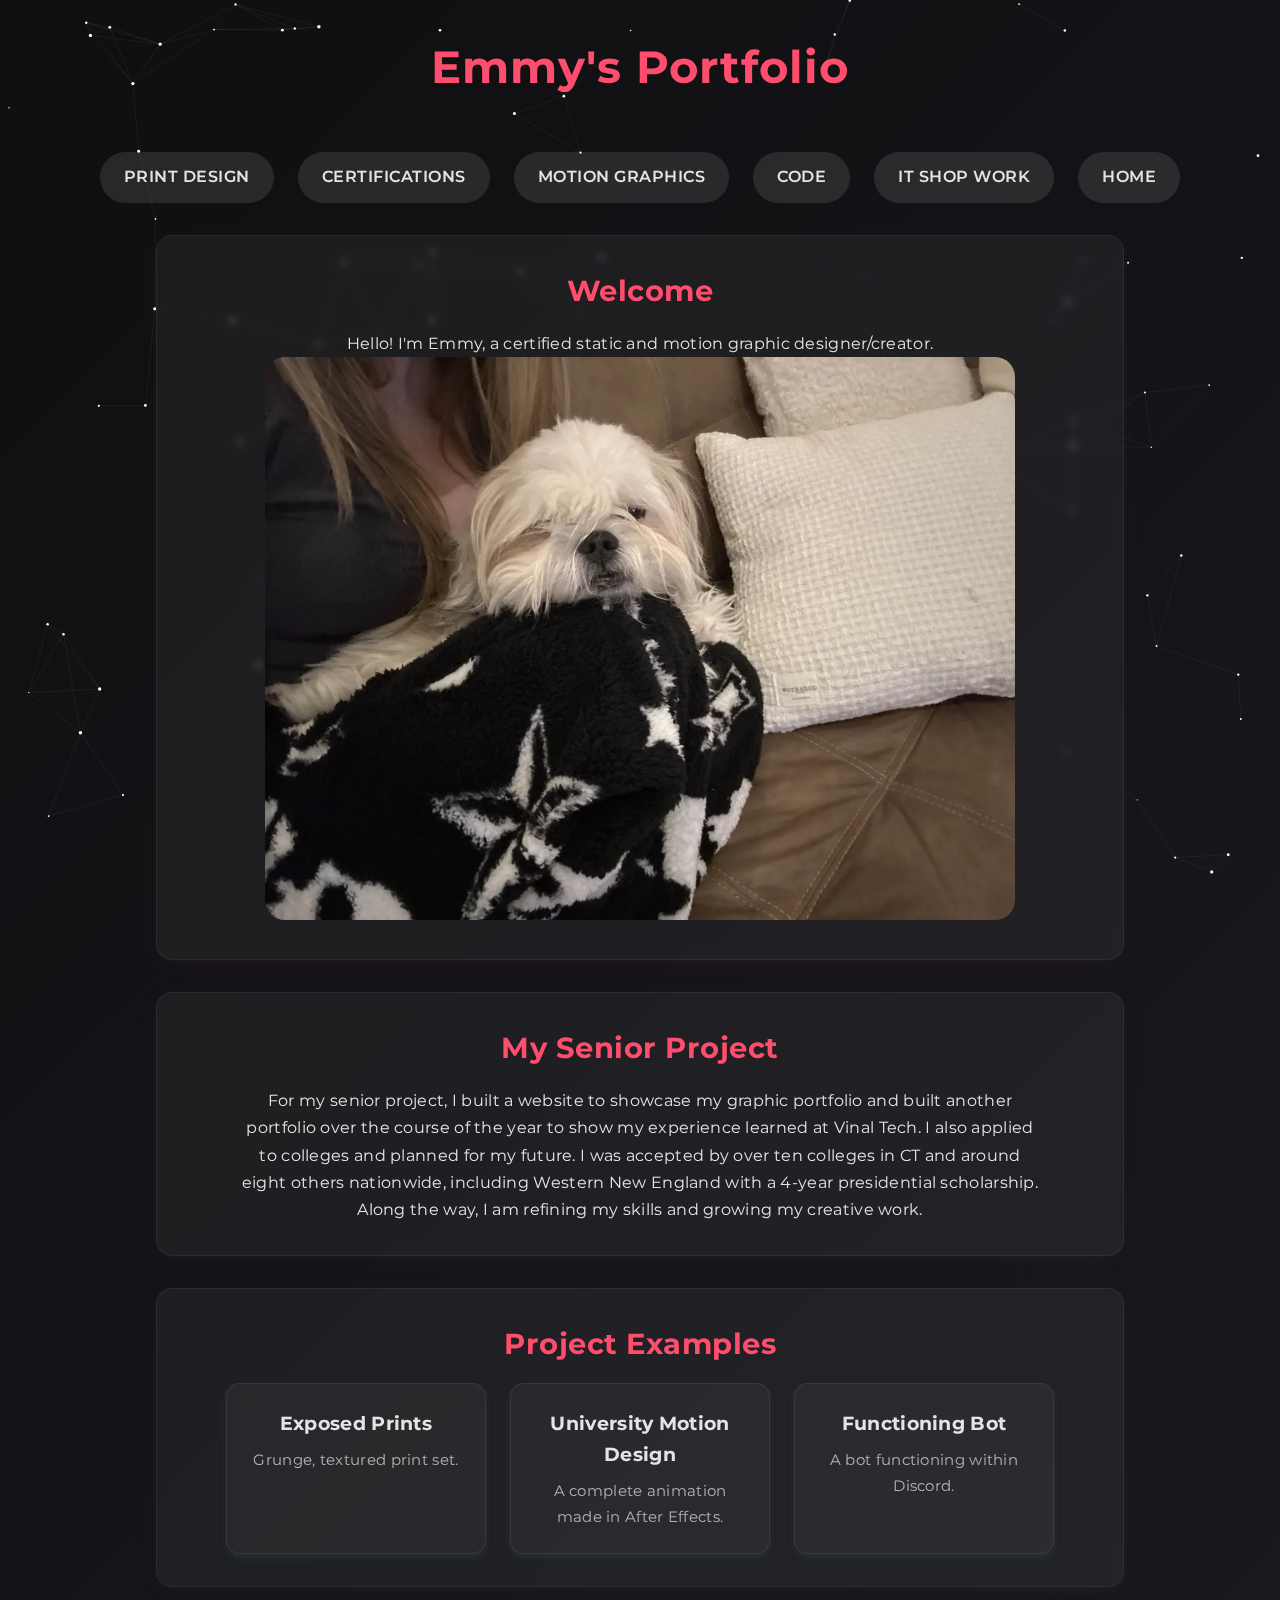
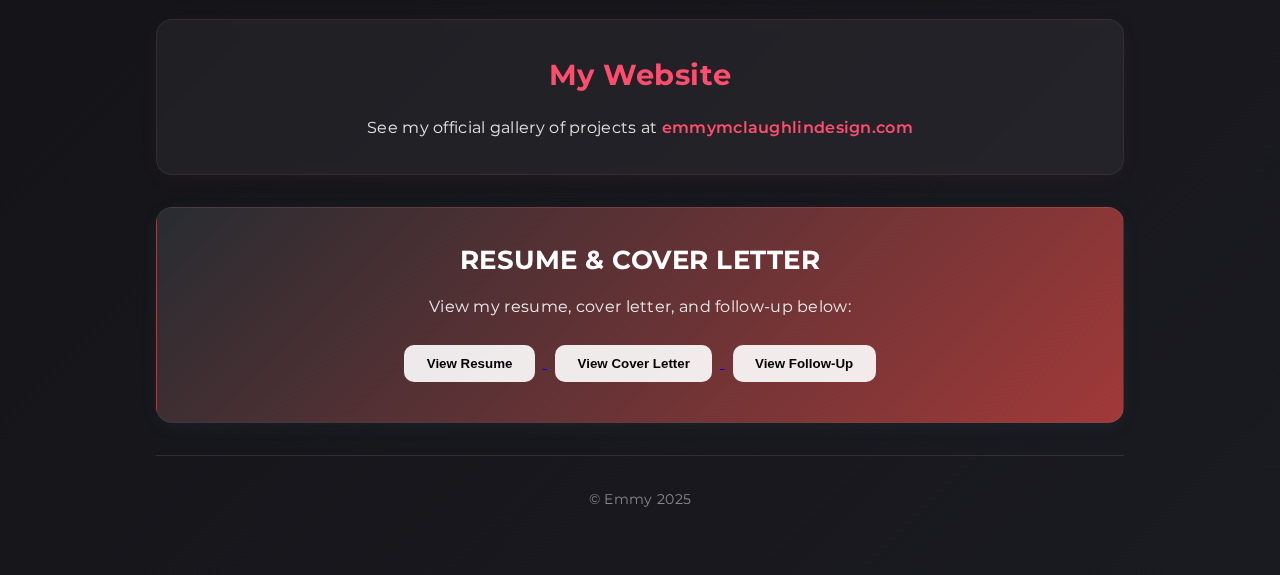
<file: index.html>
<!DOCTYPE html>
<html>
<head>
    <meta charset="UTF-8">
    <title>Redirecting...</title>
    <script>
        window.location.href = "portfolio.html"; // Replace with your target URL
    </script>
</head>
<body>
</body>
</html>
</file>
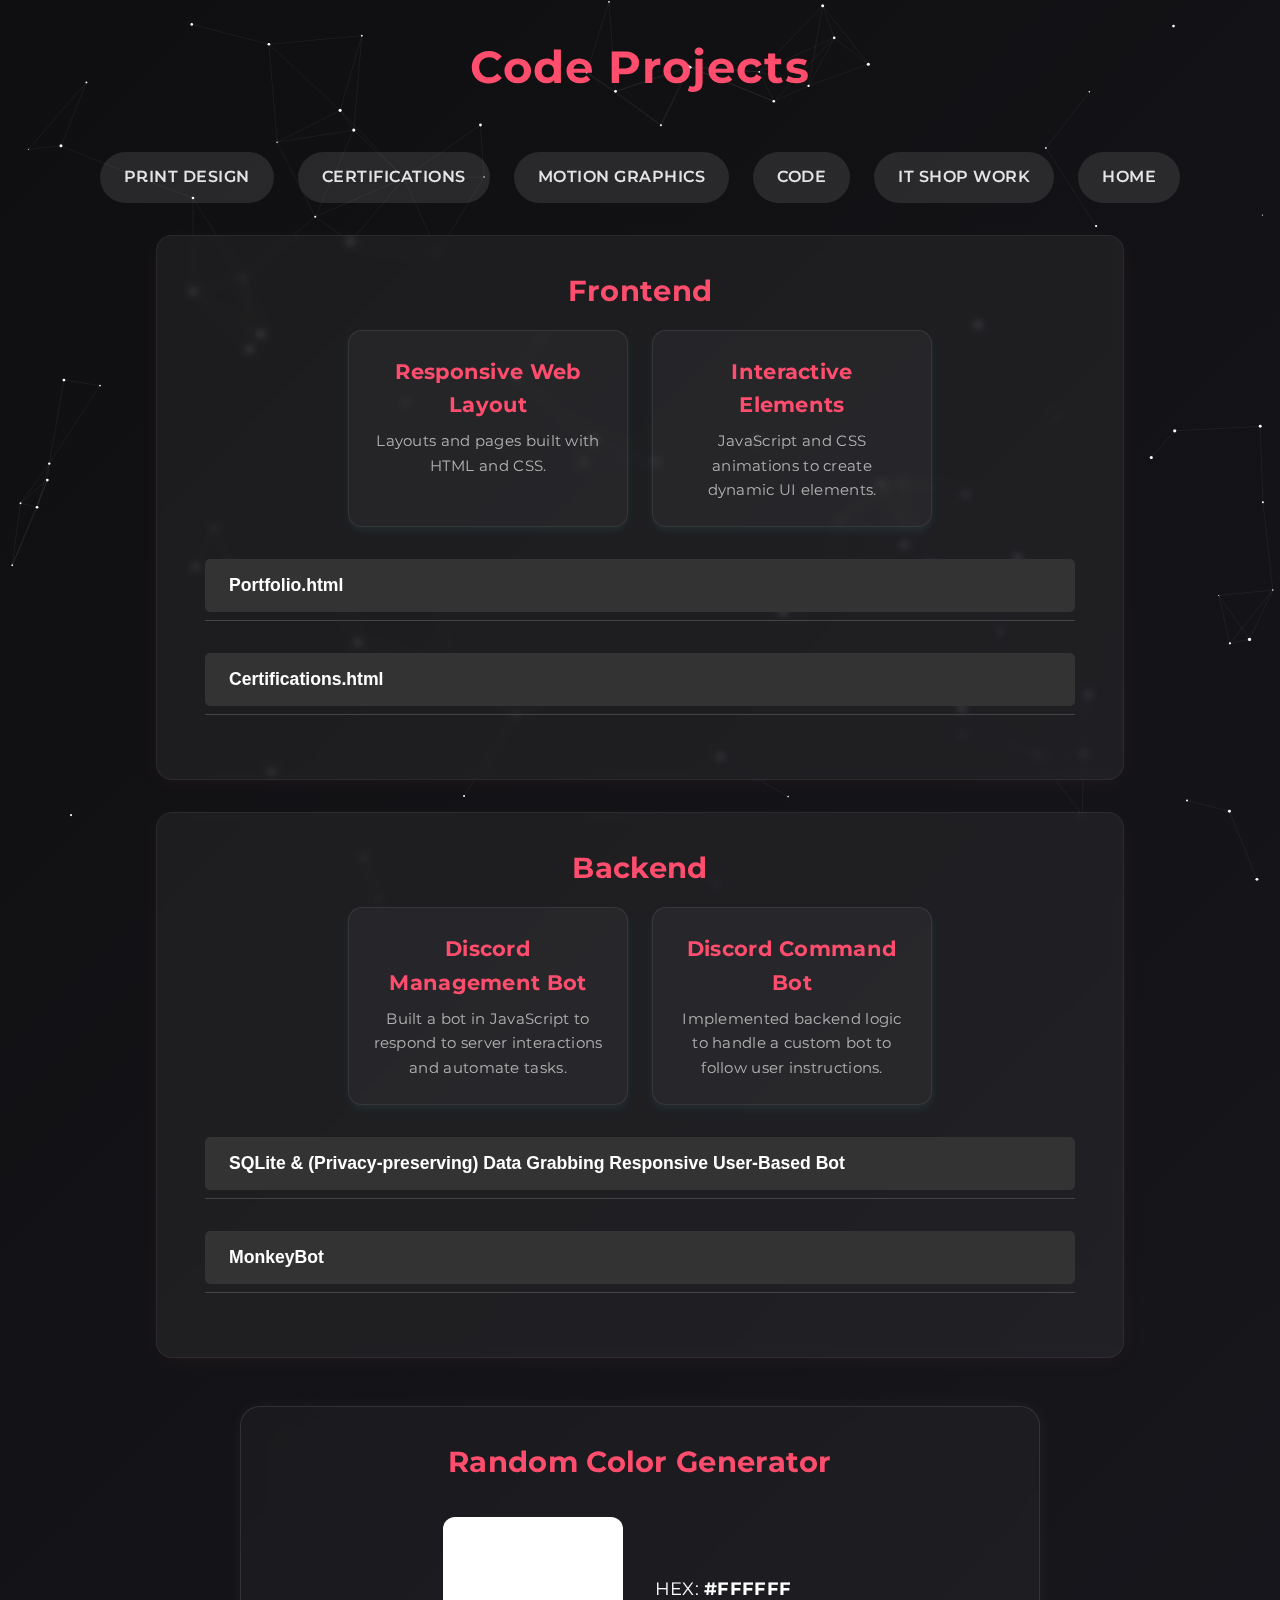
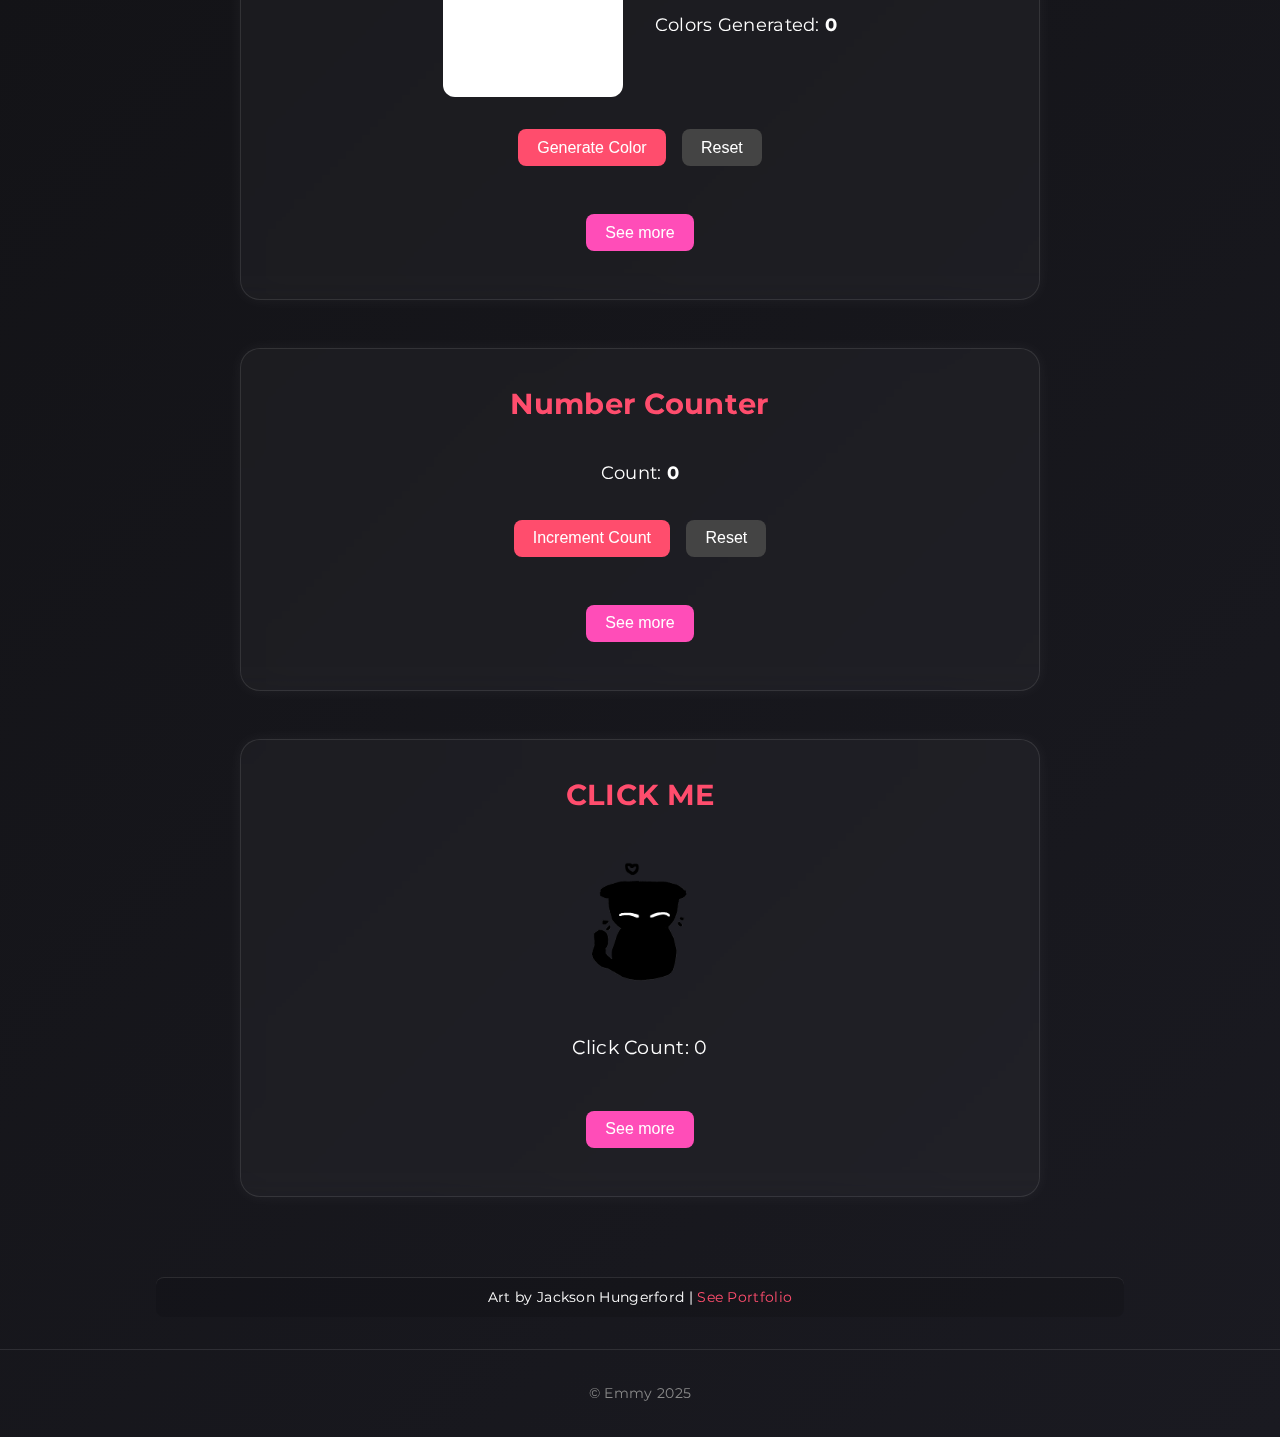
<file: code tab.html>
<!DOCTYPE html>
<html lang="en">
<head>
  <meta charset="UTF-8" />
  <meta name="viewport" content="width=device-width, initial-scale=1.0" />
  <title>Code Projects</title>
  <link href="https://fonts.googleapis.com/css2?family=Montserrat:wght@400;600;700&display=swap" rel="stylesheet">
  <style>
    :root {
      --primary: #ff4d6d;
      --background-start: #0f0f11;
      --background-end: #1a1a21;
      --glass: rgba(255, 255, 255, 0.05);
      --text: #e4e4e4;
      --muted: #b4b4b4;
      --highlight: #ff4d6d;
      --panel-bg: #1c1c1c;
      --code-bg: #2e2e2e;
      --transition-speed: 0.3s;
    }

    * { margin: 0; padding: 0; box-sizing: border-box; }

    body {
      font-family: 'Montserrat', sans-serif;
      background: linear-gradient(135deg, var(--background-start), var(--background-end));
      color: var(--text);
      overflow-x: hidden;
      text-align: center;
      line-height: 1.6;
      letter-spacing: 0.3px;
    }

    canvas#bgCanvas {
      position: fixed;
      top: 0; left: 0;
      width: 100vw; height: 100vh;
      z-index: -1;
    }

    header {
      padding: 2rem 1rem 1rem;
      margin-bottom: 1.5rem;
    }
    header h1 {
      font-size: 2.8rem;
      font-weight: 700;
      color: var(--primary);
      letter-spacing: 1px;
      margin-bottom: 0.5rem;
    }

    nav {
      display: flex;
      gap: 1.5rem;
      justify-content: center;
      flex-wrap: wrap;
      margin-bottom: 2rem;
   }
    nav a {
      padding: 0.8rem 1.5rem;
      border-radius: 30px;
      background: rgba(255,255,255,0.1);
      color: var(--text);
      font-weight: 600;
      text-decoration: none;
      text-transform: uppercase;
      letter-spacing: 0.5px;
      transition: transform 0.3s ease, background-color var(--transition-speed), border var(--transition-speed);
    }

    nav a:hover {
      transform: translateY(-4px);
      background-color: rgba(255, 255, 255, 0.1);
      border: 1px solid var(--primary);
    }


    main {
      max-width: 1000px;
      margin: 0 auto 2rem;
      padding: 0 1rem;
    }

    /* Frontend and Backend sections share the same glass-panel styling */
    .frontend-section,
    .backend-section {
      background: var(--glass);
      border-radius: 16px;
      padding: 2rem;
      margin-bottom: 2rem;
      border: 1px solid rgba(255, 255, 255, 0.06);
      box-shadow: 0 4px 20px rgba(234, 103, 94, 0.05);
      backdrop-filter: blur(4px);
      transition: transform var(--transition-speed), box-shadow var(--transition-speed);
    }
    .frontend-section:hover,
    .backend-section:hover {
      transform: scale(1.02);
      box-shadow: 0 6px 25px rgba(234, 94, 94, 0.1);
    }

    section h2 {
      font-size: 1.8rem;
      color: var(--primary);
      margin-bottom: 1rem;
    }

    .container, .grid {
      display: flex;
      flex-wrap: wrap;
      justify-content: center;
      gap: 1.5rem;
      margin-top: 1rem;
    }

    .card {
      background: rgba(255, 255, 255, 0.04);
      border-radius: 14px;
      width: 280px;
      padding: 1.5rem;
      text-align: center;
      border: 1px solid rgba(255, 255, 255, 0.08);
      box-shadow: 0 4px 8px rgba(94, 234, 212, 0.08);
      transition: transform var(--transition-speed), box-shadow var(--transition-speed);
    }
    .card:hover {
      transform: scale(1.04);
      box-shadow: 0 6px 14px var(--primary);
    }
    .card h2, .card h3 { font-size: 1.3rem; margin-bottom: 0.5rem; color: var(--primary); }
    .card p { font-size: 0.95rem; color: var(--muted); }

    /* Accordion */
    .accordion-container { max-width: 1000px; margin: 2rem auto; padding: 0 1rem; }
    .accordion {
      background-color: #333; color: #fff; cursor: pointer;
      padding: 1rem 1.5rem; width: 100%; text-align: left;
      border: none; outline: none; font-size: 1.1rem; font-weight: bold;
      transition: background-color var(--transition-speed);
      border-radius: 5px; margin-bottom: 0.5rem;
    }
    .accordion:hover, .accordion.active { background-color: #444; }
    .panel {
      background-color: var(--panel-bg); max-height: 0; overflow: hidden;
      padding: 0 1.5rem; border-radius: 0 0 5px 5px; margin-bottom: 2rem;
      transition: max-height var(--transition-speed), padding var(--transition-speed);
      border: 1px solid #444; border-top: none;
    }
    .panel.open { padding: 1rem 1.5rem; max-height: none; height: auto; }

    pre {
      background-color: var(--code-bg); padding: 1rem; border-radius: 5px;
      overflow-x: auto; color: #f7f7f7; font-family: 'Courier New', monospace;
      font-size: 0.9rem; white-space: pre-wrap; word-wrap: break-word;
      margin-bottom: 1rem;
    }
    .code-desc {
      padding: 1rem; background: var(--panel-bg);
      border-left: 4px solid var(--highlight); font-size: 0.95rem;
      text-align: left; border-radius: 0 0 5px 5px;
    }

    footer {
      text-align: center; padding: 2rem 0; font-size: 0.9rem;
      color: #888; border-top: 1px solid rgba(255,255,255,0.1);
    }

    @media (max-width: 600px) {
      nav { flex-direction: column; align-items: center; }
      .container, .grid { flex-direction: column; align-items: center; }
      .accordion { font-size: 1rem; padding: 0.75rem 1rem; }
    }

    /* Scroll Progress Bar */
    #progress-bar {
      position: fixed;
      top: 0; left: 0;
      height: 5px; width: 0;
      background: var(--primary);
      z-index: 9998;
      transition: width 0.2s ease;
    }

    /* Page Loading Animation */
    #loader {
      position: fixed;
      top: 0; left: 0;
      width: 100vw; height: 100vh;
      background: var(--background-start);
      display: flex; justify-content: center; align-items: center;
      z-index: 9999;
    }
    .spinner {
      width: 60px; height: 60px;
      border: 6px solid rgba(255,255,255,0.2);
      border-top: 6px solid var(--primary);
      border-radius: 50%; animation: spin 1s linear infinite;
    }
    @keyframes spin {
      to { transform: rotate(360deg); }
    }
  </style>
</head>
<body>
  <canvas id="bgCanvas"></canvas>
  <div id="progress-bar"></div>
  <div id="loader"><div class="spinner"></div></div>

  <header><h1>Code Projects</h1></header>

  <nav>
    <a href="print design tab.html">Print Design</a>
    <a href ="certifications tab.html">Certifications</a>
    <a href="motion graphics tab.html">Motion Graphics</a>
    <a href="code tab.html">Code</a>
    <a href="shop work tab.html">IT Shop Work</a>
    <a href="portfolio.html">Home</a>
  </nav>

  <main>
    <!-- Frontend Section -->
    <section class="frontend-section">
      <h2>Frontend</h2>
      <div class="grid">
        <div class="card">
          <h2>Responsive Web Layout</h2>
          <p>Layouts and pages built with HTML and CSS.</p>
        </div>
        <div class="card">
          <h2>Interactive Elements</h2>
          <p>JavaScript and CSS animations to create dynamic UI elements.</p>
        </div>
      </div>
      <div class="accordion-container">
        <button class="accordion">Portfolio.html</button>
        <div class="panel">
          <pre><code><span style="color: var(--highlight);">index.html – Front-End Example</span>

This snippet demonstrates the basic structure of the portfolio page.

&lt;!DOCTYPE html&gt;
&lt;html lang="en"&gt;
&lt;head&gt;
  &lt;meta charset="UTF-8"&gt;
  &lt;meta name="viewport" content="width=device-width, initial-scale=1.0"&gt;
  &lt;title&gt;Portfolio&lt;/title&gt;
&lt;/head&gt;
&lt;body&gt;
  &lt;h1&gt;Portfolio&lt;/h1&gt;
  &lt;p&gt;A description would go here&lt;/p&gt;
&lt;/body&gt;
&lt;/html&gt;</code></pre>
          <div class="code-desc">
            <strong>Explanation:</strong> This HTML sets up the foundation of a responsive page with a semantic structure. The <code>&lt;meta name="viewport"&gt;</code> tag is crucial for ensuring mobile responsiveness.
          </div>
          <img src="images/codess1real.png" alt="Description of Image" class="image-class" />
          <style>
            img {
              width: 100%;
              height: 100%;
              object-fit: cover;
            }
          </style>
          
        </div>
        <button class="accordion">Certifications.html</button>
        <div class="panel">
          <pre><code><span style="color: var(--highlight);">Certifications – Front-End HTML</span>

&lt;section&gt;
  &lt;h2&gt;Certifications&lt;/h2&gt;
  &lt;ul&gt;
    &lt;li&gt;Adobe Visual Design&lt;/li&gt;
    &lt;li&gt;Google Project Management&lt;/li&gt;
    &lt;li&gt;PC Pro&lt;/li&gt;
  &lt;/ul&gt;
&lt;/section&gt;</code></pre>
          <div class="code-desc">
            <strong>Explanation:</strong> This section lists certifications using semantic HTML elements. The <code>&lt;ul&gt;</code> ensures screen readers and search engines can parse it cleanly.
          </div>
          <img src="images/codess2real.png" alt="Description of Image" class="image-class" />
          <style>
            img {
              width: 100%;
              height: 100%;
              object-fit: cover;
            }
          </style>
          
        </div>
      </div>
    </section>

    <!-- Backend Section -->
    <section class="backend-section">
      <h2>Backend</h2>
      <div class="grid">
        <div class="card">
          <h2>Discord Management Bot</h2>
          <p>Built a bot in JavaScript to respond to server interactions and automate tasks.</p>
        </div>
        <div class="card">
          <h2>Discord Command Bot</h2>
          <p>Implemented backend logic to handle a custom bot to follow user instructions.</p>
        </div>
      </div>
      <div class="accordion-container">
        <button class="accordion">SQLite & (Privacy-preserving) Data Grabbing Responsive User-Based Bot</button>
        <div class="panel">
          <pre><code><span style="color: var(--highlight);">SQLite + Member Data – Example</span>

import discord
import sqlite3
from discord.ext import commands

bot = commands.Bot(command_prefix="!")

conn = sqlite3.connect('members.db')
cursor = conn.cursor()

# Initialize database
cursor.execute('''CREATE TABLE IF NOT EXISTS users (
    id INTEGER PRIMARY KEY,
    name TEXT NOT NULL,
    join_date TEXT
)''')
conn.commit()

@bot.event
async def on_member_join(member):
    cursor.execute("INSERT INTO users (id, name, join_date) VALUES (?, ?, ?)",
                   (member.id, member.name, str(member.joined_at)))
    conn.commit()

bot.run('your_token')
          </code></pre>
          <div class="code-desc">
            <strong>Definition:</strong> SQLite is a lightweight, serverless relational database stored as a single file. In this bot example, it holds member data—each user’s ID, name, and join date—by creating a table on startup and inserting a new record whenever a member joins, ensuring their information persists across bot restarts.
          </div>
          <img src="images/bot/sqlitegif.gif" alt="Description of Image" class="image-class" />
        </div>
      </div>

      <div class="accordion-container">
        <button class="accordion">MonkeyBot</button>
        <div class="panel">
          <pre><code><span style="color: var(--highlight);">Monkey – Example</span>

import discord
import random
import asyncio

intents = discord.Intents.default()
intents.message_content = True

client = discord.Client(intents=intents)

MONKEY_LINES = [
"🙊 OOH OOH AAH AAH!",
"🐒 Monkey see, monkey do!",
"🙈 Speak no evil, spam no evil.",
"🍌 Banana detected. Deploying extraction team.",
"🐵 Monkey business detected!",
"OOH OOH AAH AAH!",
]

MONKEY_GIFS = [
"https://media.giphy.com/media/XRIHz2fqtdcsw/giphy.gif?cid=ecf05e475darwjqhzlfrx57b23ejeg2dkwxnhv6p33ahpnsn&ep=v1_gifs_search&rid=giphy.gif&ct=g",
"https://media.giphy.com/media/MOMOMPdOy52De/giphy.gif?cid=ecf05e47x9a9rin8qr9qgqk24p45gol4dzft7p661oe5rr7o&ep=v1_gifs_search&rid=giphy.gif&ct=g",
"https://media.giphy.com/media/76gdmaAuiTzEs/giphy.gif?cid=ecf05e47zdr0dom0cbup2zc447r807lj1vxe4u71gebpls19&ep=v1_gifs_search&rid=giphy.gif&ct=g",
"https://media.giphy.com/media/v9tMvVFBmx7uE/giphy.gif?cid=ecf05e47m4xyd0lqsl0yub9mcjqcyf2vpnck5yrqts27a95i&ep=v1_gifs_search&rid=giphy.gif&ct=g",
"https://media.giphy.com/media/zsuzRmOmm4OWI/giphy.gif?cid=ecf05e47xpwrfqq1rr5aw6pnnn2br865uii9xym8q1xd55qs&ep=v1_gifs_search&rid=giphy.gif&ct=g",
"https://media.giphy.com/media/6zXo5MAkNJwKQ/giphy.gif?cid=ecf05e47sddhepejri7n96bevgjuuem9bgqy5pckq6tez4lu&ep=v1_gifs_search&rid=giphy.gif&ct=g",
]

SPAM_DELAY = 2  
SPAM_COUNT = 6  

@client.event
async def on_ready():
print(f"Bot connected as {client.user}")

@client.event
async def on_message(message):
if message.author == client.user:
return

if message.content.lower().startswith("!monkeyspam"):
await message.channel.send("🦧 Deploying monkey unit!")
for _ in range(SPAM_COUNT):
line = random.choice(MONKEY_LINES)
gif = random.choice(MONKEY_GIFS)
await message.channel.send(f"{line}\n{gif}")
await asyncio.sleep(SPAM_DELAY)
          </code></pre>
          <div class="code-desc">
            <strong>Definition:</strong> The implementation of Discord into Python for this bot is the use of the discord.py library, which enables communication between Python script + Discord's API, or an interface that allows developers to programmatically interact with the Discord application.
          </div>
          <img src="images/bot/monkeygif.gif" alt="Description of Image" class="image-class" />
        </div>
      </div>
    </section>

    <section id="color-randomizer" style=" 
    max-width: 800px;
    margin: 3rem auto;
    padding: 2rem;
    background: rgba(255, 255, 255, 0.03);
    border-radius: 20px;
    box-shadow: 0 0 15px rgba(255, 255, 255, 0.05);
    border: 1px solid rgba(255, 255, 255, 0.1);
    backdrop-filter: blur(10px);
    color: white;
    font-family: 'Montserrat', sans-serif;
    text-align: center;
  ">
  <h2 style="color: #ff4d6d;">Random Color Generator</h2>

  <div style="display: flex; justify-content: center; align-items: center; gap: 2rem; margin: 2rem 0;">
    <div id="color-box" style="
      width: 180px;
      height: 180px;
      border-radius: 12px;
      border: 2px solid rgba(255, 255, 255, 0.2);
      background-color: #ffffff;
      transition: background-color 0.3s ease;
    "></div>

    <div style="text-align: left;">
      <p style="font-size: 1.1rem; margin: 0;">HEX: <span id="hex-code" style="font-weight: bold;">#FFFFFF</span></p>
      <p style="font-size: 1.1rem; margin: 0.5rem 0 0;">Colors Generated: <span id="color-count" style="font-weight: bold;">0</span></p>
    </div>
  </div>

  <div style="display: flex; justify-content: center; gap: 1rem;">
    <button onclick="generateColor()" style="
      padding: 0.6rem 1.2rem;
      border-radius: 8px;
      border: none;
      background-color: #ff4d6d;
      color: white;
      font-size: 1rem;
      cursor: pointer;
      transition: background-color 0.3s;
    " onmouseover="this.style.backgroundColor='#e13b58'" onmouseout="this.style.backgroundColor='#ff4d6d'">
      Generate Color
    </button>

    <button onclick="resetCounter()" style="
      padding: 0.6rem 1.2rem;
      border-radius: 8px;
      border: none;
      background-color: #444;
      color: white;
      font-size: 1rem;
      cursor: pointer;
      transition: background-color 0.3s;
    " onmouseover="this.style.backgroundColor='#333'" onmouseout="this.style.backgroundColor='#444'">
      Reset
    </button>
  </div>

  <!-- Expandable Description Section -->
  <div style="margin-top: 3rem;">
    <button onclick="toggleDescription()" style="
      margin-bottom: 1rem;
      padding: 0.6rem 1.2rem;
      border-radius: 8px;
      border: none;
      background-color: #ff4db8;
      color: white;
      font-size: 1rem;
      cursor: pointer;
      transition: background-color 0.3s;
    " onmouseover="this.style.backgroundColor='#ff4d4d'" onmouseout="this.style.backgroundColor='#ff4db8'">
      See more
    </button>

    <div id="description-box" style="
      display: none;
      padding: 1.5rem;
      background: rgba(255, 255, 255, 0.02);
      border: 1px solid rgba(255, 255, 255, 0.1);
      border-radius: 16px;
      text-align: left;
      transition: all 0.3s ease;
    ">
      <h3 style="color: #ff4db8;">How It Works:</h3>
      <pre style="
        background-color: rgba(255, 255, 255, 0.05);
        padding: 1rem;
        border-radius: 12px;
        color: #dcdcdc;
        overflow-x: auto;
        font-size: 0.9rem;
        line-height: 1.5;
      ">
// Example JavaScript function
function generateColor() {
  const hex = "#" + Math.floor(Math.random()*16777215).toString(16).padStart(6, '0');
  document.getElementById("color-box").style.backgroundColor = hex;
  document.getElementById("hex-code").textContent = hex.toUpperCase();
  count++;
  document.getElementById("color-count").textContent = count;
}
      </pre>

      <p style="margin-top: 1rem; font-size: 1rem; color: #ccc;">
        The <code>generateColor()</code> function creates a random HEX color, updates the display box, and increments the counter. The color is generated using <code>Math.random()</code> and formatted into a 6-character HEX string.
      </p>
    </div>
  </div>
</section>

<script>
  // Declare global state variables just once
  let count = 0;
  let descriptionVisible = false;

  // Function to generate a random color
  function generateColor() {
    const hex = "#" + Math.floor(Math.random() * 16777215).toString(16).padStart(6, '0');
    document.getElementById("color-box").style.backgroundColor = hex;
    document.getElementById("hex-code").textContent = hex.toUpperCase();
    count++;
    document.getElementById("color-count").textContent = count;
  }

  // Function to reset the color generator
  function resetCounter() {
    count = 0;
    document.getElementById("color-count").textContent = count;
    document.getElementById("color-box").style.backgroundColor = "#FFFFFF";
    document.getElementById("hex-code").textContent = "#FFFFFF";
  }

  // Toggle visibility of the description section
  function toggleDescription() {
    const box = document.getElementById("description-box");
    descriptionVisible = !descriptionVisible;
    box.style.display = descriptionVisible ? "block" : "none";
  }
</script>


  
 
<section id="simple-counter" style="
max-width: 800px;
margin: 3rem auto;
padding: 2rem;
background: rgba(255, 255, 255, 0.03);
border-radius: 20px;
box-shadow: 0 0 15px rgba(255, 255, 255, 0.05);
border: 1px solid rgba(255, 255, 255, 0.1);
backdrop-filter: blur(10px);
color: white;
font-family: 'Montserrat', sans-serif;
text-align: center;
">
<h2 style="color: #ff4d6d;">Number Counter</h2>

<div style="display: flex; justify-content: center; align-items: center; gap: 2rem; margin: 2rem 0;">
  <div style="text-align: left;">
    <p style="font-size: 1.1rem; margin: 0;">Count: <span id="simple-counter-value" style="font-weight: bold;">0</span></p>
  </div>
</div>

<div style="display: flex; justify-content: center; gap: 1rem;">
  <button onclick="incrementCounter()" style="
    padding: 0.6rem 1.2rem;
    border-radius: 8px;
    border: none;
    background-color: #ff4d6d;
    color: white;
    font-size: 1rem;
    cursor: pointer;
    transition: background-color 0.3s;
  " onmouseover="this.style.backgroundColor='#e13b58'" onmouseout="this.style.backgroundColor='#ff4d6d'">
    Increment Count
  </button>

  <button onclick="resetSimpleCounter()" style="
    padding: 0.6rem 1.2rem;
    border-radius: 8px;
    border: none;
    background-color: #444;
    color: white;
    font-size: 1rem;
    cursor: pointer;
    transition: background-color 0.3s;
  " onmouseover="this.style.backgroundColor='#333'" onmouseout="this.style.backgroundColor='#444'">
    Reset
  </button>
</div>

<!-- Expandable Description Section -->
<div style="margin-top: 3rem;">
  <button onclick="toggleSimpleDescription()" style="
    margin-bottom: 1rem;
    padding: 0.6rem 1.2rem;
    border-radius: 8px;
    border: none;
    background-color: #ff4db8;
    color: white;
    font-size: 1rem;
    cursor: pointer;
    transition: background-color 0.3s;
  " onmouseover="this.style.backgroundColor='#ff4d4d'" onmouseout="this.style.backgroundColor='#ff4db8'">
    See more
  </button>

  <div id="simple-description-box" style="
    display: none;
    padding: 1.5rem;
    background: rgba(255, 255, 255, 0.02);
    border: 1px solid rgba(255, 255, 255, 0.1);
    border-radius: 16px;
    text-align: left;
    transition: all 0.3s ease;
  ">
    <h3 style="color: #ff4db8;">How It Works</h3>
    <pre style="
      background-color: rgba(255, 255, 255, 0.05);
      padding: 1rem;
      border-radius: 12px;
      color: #dcdcdc;
      overflow-x: auto;
      font-size: 0.9rem;
      line-height: 1.5;
    ">
// Example JavaScript
let simpleCount = 0;

function incrementCounter() {
simpleCount++;
document.getElementById("simple-counter-value").textContent = simpleCount;
}

function resetSimpleCounter() {
simpleCount = 0;
document.getElementById("simple-counter-value").textContent = simpleCount;
}
    </pre>

    <p style="margin-top: 1rem; font-size: 1rem; color: #ccc;">
      This simple counter uses a variable <code>simpleCount</code> to track the current value. Each time you click the increment button, the value goes up and is displayed. Reset sets it back to zero.
    </p>
  </div>
</div>
</section>

<script>
  let simpleCount = 0;
  let simpleDescVisible = false;

  function incrementCounter() {
    simpleCount++;
    document.getElementById("simple-counter-value").textContent = simpleCount;
  }

  function resetSimpleCounter() {
    simpleCount = 0;
    document.getElementById("simple-counter-value").textContent = simpleCount;
  }

  function toggleSimpleDescription() {
    const box = document.getElementById("simple-description-box");
    simpleDescVisible = !simpleDescVisible;
    box.style.display = simpleDescVisible ? "block" : "none";
  }
</script>

<section id="cookie-clicker" style="
max-width: 800px;
margin: 3rem auto;
padding: 2rem;
background: rgba(255, 255, 255, 0.03);
border-radius: 20px;
box-shadow: 0 0 15px rgba(255, 255, 255, 0.05);
border: 1px solid rgba(255, 255, 255, 0.1);
backdrop-filter: blur(10px);
color: white;
font-family: 'Montserrat', sans-serif;
text-align: center;
">
<h2 style="color: #ff4d6d;">CLICK ME</h2>

<div style="display: flex; justify-content: center; gap: 2rem; margin: 2rem 0;">
  <img id="image1" src="images/cat1.png" alt="Image 1" style="
    width: 150px;
    height: 150px;
    border-radius: 10px;
    cursor: pointer;
    display: block;
  " onclick="bounceImage(this)"/>

  <img id="image2" src="images/cat2.png" alt="Image 2" style="
    width: 150px;
    height: 150px;
    border-radius: 10px;
    cursor: pointer;
    display: none;
  " onclick="bounceImage(this)"/>
</div>

<div style="font-size: 1.2rem; color: white;">
  <p>Click Count: <span id="click-count">0</span></p>
</div>

<!-- Expandable Description Section -->
<div style="margin-top: 3rem;">
  <button onclick="toggleClickerDescription()" style="
    margin-bottom: 1rem;
    padding: 0.6rem 1.2rem;
    border-radius: 8px;
    border: none;
    background-color: #ff4db8;
    color: white;
    font-size: 1rem;
    cursor: pointer;
    transition: background-color 0.3s;
  " onmouseover="this.style.backgroundColor=' #ff4d4d'" onmouseout="this.style.backgroundColor='#ff4db8'">
    See more                 
  </button>

  <div id="clicker-description-box" style="
    display: none;
    padding: 1.5rem;
    background: rgba(255, 255, 255, 0.02);
    border: 1px solid rgba(255, 255, 255, 0.1);
    border-radius: 16px;
    text-align: left;
    transition: all 0.3s ease;
  ">
    <h3 style="color: #ff4db8;">How It Works</h3>
    <pre style="
      background-color: rgba(255, 255, 255, 0.05);
      padding: 1rem;
      border-radius: 12px;
      color: #dcdcdc;
      overflow-x: auto;
      font-size: 0.9rem;
      line-height: 1.5;
    ">
// JavaScript Example
let clickCount = 0;

function bounceImage(img) {
clickCount++;
document.getElementById("click-count").textContent = clickCount;

// Toggle images
const img1 = document.getElementById("image1");
const img2 = document.getElementById("image2");
img1.style.display = img1.style.display === "none" ? "block" : "none";
img2.style.display = img2.style.display === "none" ? "block" : "none";

// Add bounce animation (optional)
img.classList.add("bounce");
setTimeout(() => img.classList.remove("bounce"), 300);
}
    </pre>

    <p style="margin-top: 1rem; font-size: 1rem; color: #ccc;">
      Clicking on either cat image increases the click count and swaps to the other image.
      The <code>bounceImage()</code> function also supports adding a quick animation effect for a more interactive feel.
    </p>
  </div>
</div>
</section>

<footer style="
margin-top: 2rem;
font-size: 0.9rem;
color: white;
text-align: center;
padding: 0.5rem;
background-color: rgba(0, 0, 0, 0.1);
border-radius: 8px;
display: inline-block;
width: 100%;
">
<p>Art by Jackson Hungerford | <a href="https://jacksonhungerford1079062.github.io/portfolio-test-1/index.html" style="color: #ff4d6d; text-decoration: none;">See Portfolio</a></p>
</footer>

<script>
  let clickCount = 0;
  let clickerDescVisible = false;

  function bounceImage(img) {
    clickCount++;
    document.getElementById("click-count").textContent = clickCount;

    const img1 = document.getElementById("image1");
    const img2 = document.getElementById("image2");

    if (img === img1) {
      img1.style.display = "none";
      img2.style.display = "block";
    } else {
      img2.style.display = "none";
      img1.style.display = "block";
    }

    img.classList.add("bounce");
    setTimeout(() => img.classList.remove("bounce"), 300);
  }

  function toggleClickerDescription() {
    const box = document.getElementById("clicker-description-box");
    clickerDescVisible = !clickerDescVisible;
    box.style.display = clickerDescVisible ? "block" : "none";
  }
</script>

<style>
  @keyframes bounce {
    0%, 100% { transform: translateY(0); }
    50% { transform: translateY(-10px); }
  }
  .bounce {
    animation: bounce 0.3s ease;
  }
</style>

  
  </main>

  <footer>
    <p>&copy; Emmy 2025</p>
  </footer>

  <!-- Starfield Background Script -->
  <script>
    const canvas = document.getElementById("bgCanvas");
    const ctx = canvas.getContext("2d");
    let width, height;
    function resizeCanvas() {
      width = canvas.width = window.innerWidth;
      height = canvas.height = window.innerHeight;
    }
    resizeCanvas();
    window.addEventListener("resize", resizeCanvas);

    const stars = [];
    const starCount = 100;
    for (let i = 0; i < starCount; i++) {
      stars.push({
        x: Math.random() * width,
        y: Math.random() * height,
        radius: Math.random() * 1.2 + 0.5,
        dx: (Math.random() - 0.5) * 0.2,
        dy: (Math.random() - 0.5) * 0.2
      });
    }

    function drawStars() {
      ctx.clearRect(0, 0, width, height);
      for (let i = 0; i < starCount; i++) {
        const star = stars[i];
        ctx.beginPath();
        ctx.arc(star.x, star.y, star.radius, 0, Math.PI * 2);
        ctx.fillStyle = "#ffffff";
        ctx.fill();
        for (let j = i + 1; j < starCount; j++) {
          const other = stars[j];
          const dx = star.x - other.x;
          const dy = star.y - other.y;
          const dist = Math.sqrt(dx * dx + dy * dy);
          if (dist < 100) {
            ctx.beginPath();
            ctx.moveTo(star.x, star.y);
            ctx.lineTo(other.x, other.y);
            ctx.strokeStyle = "rgba(255,255,255,0.1)";
            ctx.lineWidth = 0.5;
            ctx.stroke();
          }
        }
        star.x += star.dx;
        star.y += star.dy;
        if (star.x < 0 || star.x > width) star.dx *= -1;
        if (star.y < 0 || star.y > height) star.dy *= -1;
      }
      requestAnimationFrame(drawStars);
    }
    drawStars();

    // Accordion toggle
    document.querySelectorAll('.accordion').forEach(acc => {
      acc.addEventListener('click', () => {
        acc.classList.toggle('active');
        const panel = acc.nextElementSibling;
        panel.classList.toggle('open');
      });
    });

    // Scroll Progress Bar
    window.addEventListener("scroll", () => {
      const scrollTop = window.scrollY;
      const docHeight = document.body.scrollHeight - window.innerHeight;
      const progress = (scrollTop / docHeight) * 100;
      document.getElementById("progress-bar").style.width = `${progress}%`;
    });

    // Page Loader
    window.addEventListener("load", () => {
      const loader = document.getElementById("loader");
      if (loader) {
        loader.style.opacity = 0;
        loader.style.pointerEvents = "none";
        setTimeout(() => loader.remove(), 500);
      }
    });
  </script>
</body>
</html>
</file>
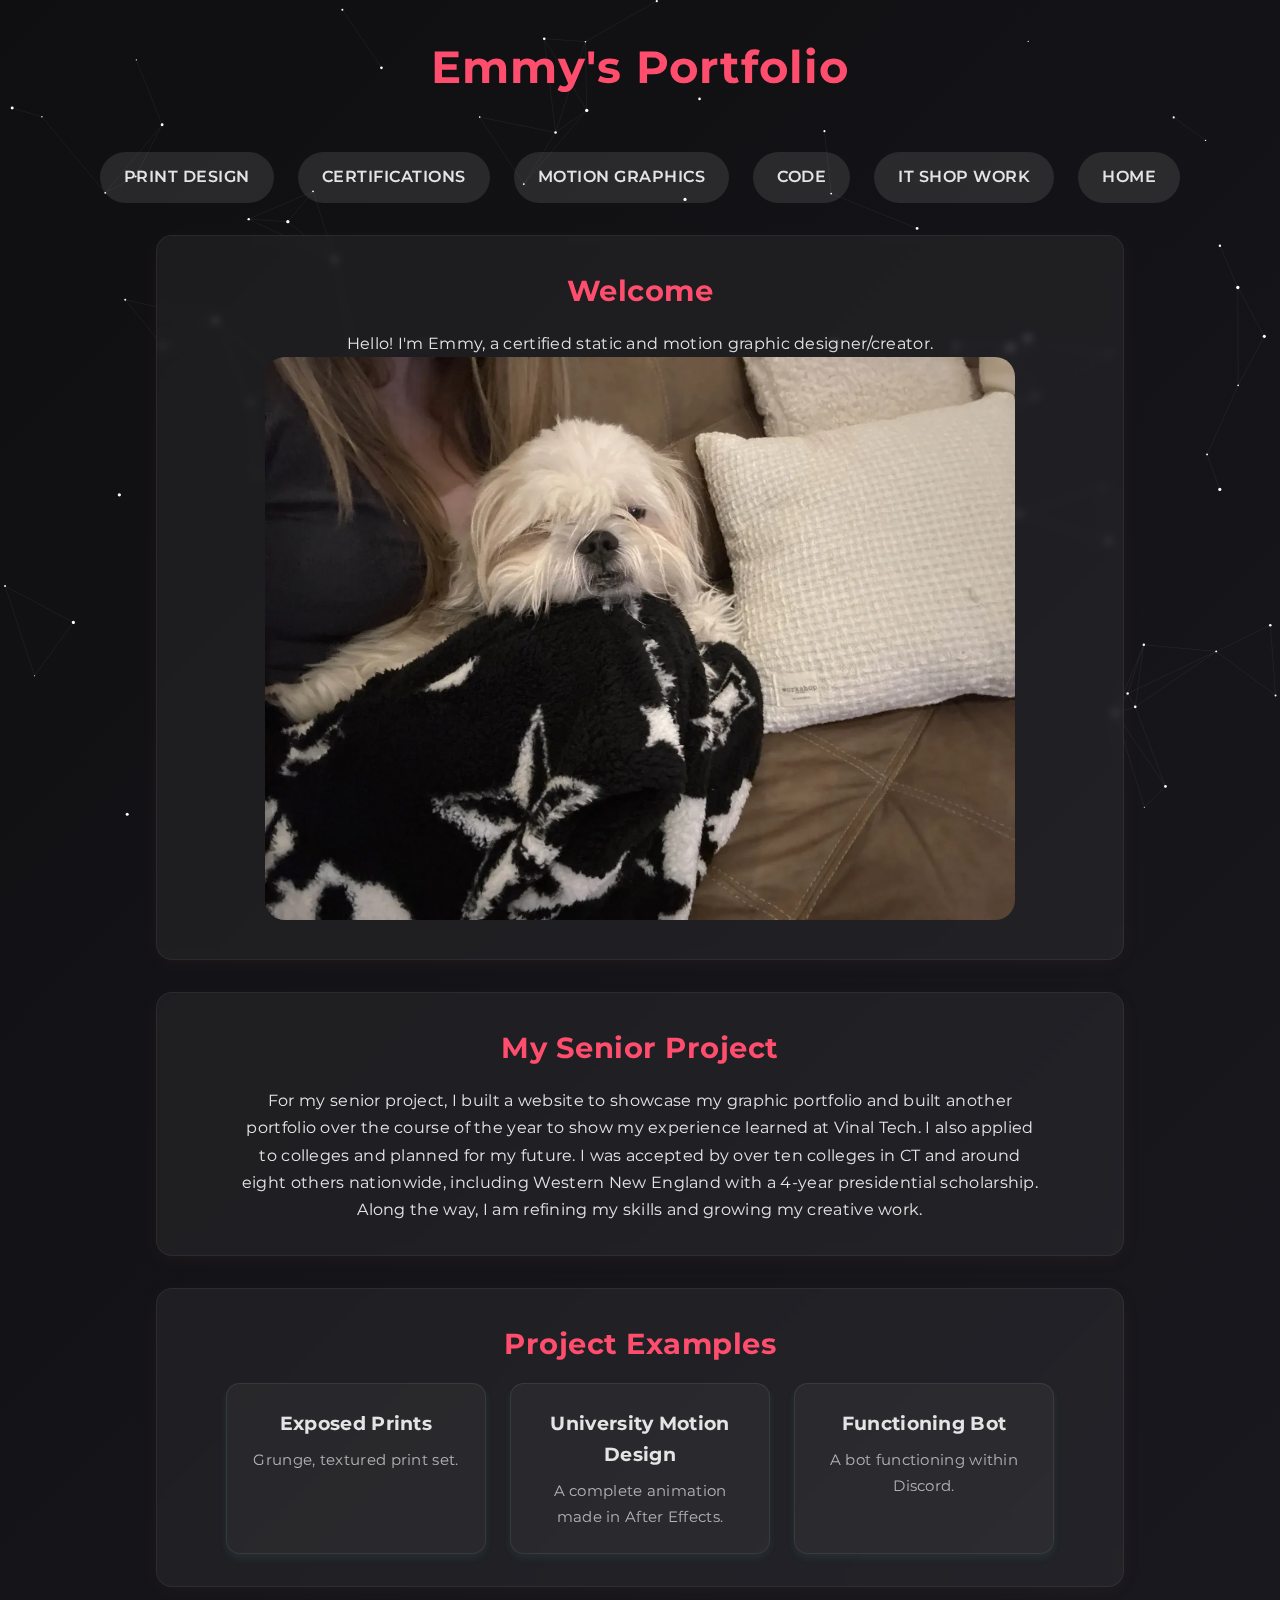
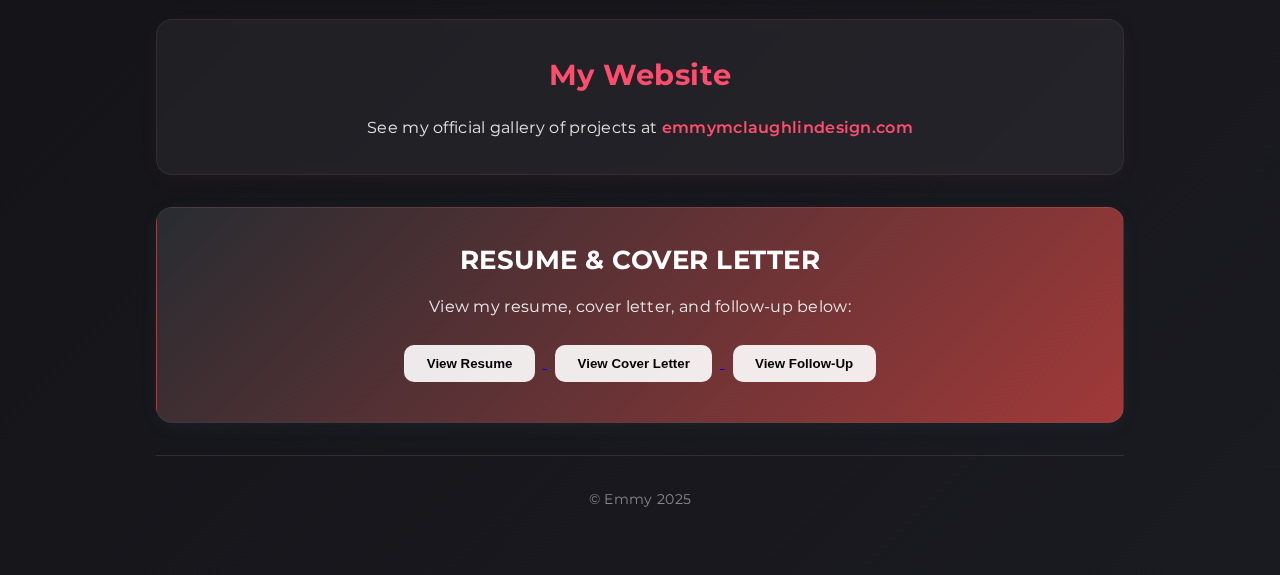
<file: portfolio.html>
<!DOCTYPE html>
<html lang="en">
<head>
  <meta charset="UTF-8" />
  <meta name="viewport" content="width=device-width, initial-scale=1.0"/>
  <title>Emmy's Portfolio</title>
  <link href="https://fonts.googleapis.com/css2?family=Montserrat:wght@400;600;700&display=swap" rel="stylesheet">
   <style>
    :root {
      --primary: #ff4d6d;
      --teal: #ff4d6d; 
      --background-start: #0f0f11;
      --background-end: #1a1a21;
      --glass: rgba(255, 255, 255, 0.05);
      --text: #e4e4e4;
      --muted: #b4b4b4;
      --transition-speed: 0.3s;
    }

    * {
      margin: 0;
      padding: 0;
      box-sizing: border-box;
    }

    body {
      font-family: 'Montserrat', sans-serif;
      background: linear-gradient(135deg, var(--background-start), var(--background-end));
      color: var(--text);
      overflow-x: hidden;
      position: relative;
      text-align: center;
      line-height: 1.6;
      letter-spacing: 0.3px;
    }

    canvas#bgCanvas {
      position: fixed;
      top: 0;
      left: 0;
      width: 100vw;
      height: 100vh;
      z-index: -1;
    }

    header {
      padding: 2rem 1rem 1rem;
      margin-bottom: 1.5rem;
    }

    header h1 {
      font-size: 2.8rem;
      font-weight: 700;
      color: var(--primary);
      letter-spacing: 1px;
      margin-bottom: 0.5rem;
    }

    nav {
      display: flex;
      gap: 1.5rem;
      justify-content: center;
      flex-wrap: wrap;
      margin-bottom: 2rem;

    }
    nav a {
      padding: 0.8rem 1.5rem;
      border-radius: 30px;
      background: rgba(255,255,255,0.1);
      color: var(--text);
      font-weight: 600;
      text-decoration: none;
      text-transform: uppercase;
      letter-spacing: 0.5px;
      transition: transform 0.3s ease, background-color var(--transition-speed), border var(--transition-speed);
    }

    nav a:hover {
      transform: translateY(-4px);
      background-color: rgba(255, 255, 255, 0.1);
      border: 1px solid var(--primary);
    }

    main {
      max-width: 1000px;
      margin: 0 auto 2rem;
      padding: 0 1rem;
    }

    section {
      background: var(--glass);
      border-radius: 16px;
      padding: 2rem;
      margin-bottom: 2rem;
      border: 1px solid rgba(255, 255, 255, 0.06);
      box-shadow: 0 4px 20px rgba(234, 103, 94, 0.05);
      backdrop-filter: blur(4px);
      transition: transform var(--transition-speed) ease, box-shadow var(--transition-speed) ease;
    }

    section:hover {
      transform: scale(1.02);
      box-shadow: 0 6px 25px rgba(234, 94, 94, 0.1);
    }

    section h2 {
      font-size: 1.8rem;
      color: var(--primary);
      margin-bottom: 1rem;
      letter-spacing: 0.5px;
    }

    section p {
      margin: 0 auto;
      max-width: 800px;
      line-height: 1.7;
    }

    section img {
      width: 750px;
      height: auto;
      border-radius: 20px;
    }

    .container {
      display: flex;
      flex-wrap: wrap;
      justify-content: center;
      gap: 1.5rem;
      margin-top: 1rem;
    }

    .card {
      background: rgba(255, 255, 255, 0.04);
      border-radius: 14px;
      width: 260px;
      padding: 1.5rem;
      text-align: center;
      border: 1px solid rgba(255, 255, 255, 0.08);
      box-shadow: 0 4px 8px rgba(94, 234, 212, 0.08);
      transition: transform var(--transition-speed) ease, box-shadow var(--transition-speed) ease;
    }

    .card:hover {
      transform: scale(1.04);
      box-shadow: 0 6px 14px #ff4d6d;
    }

    .card h3 {
      font-size: 1.2rem;
      margin-bottom: 0.5rem;
    }

    .card p {
      color: var(--muted);
      font-size: 0.95rem;
    }

    .contact a {
      color: var(--primary);
      font-weight: 600;
      text-decoration: none;
      transition: color var(--transition-speed) ease;
    }

    .resume {
      margin-bottom: 2rem;
      border-radius: 16px;
      padding: 2rem;
      border: 1px solid rgba(255, 255, 255, 0.06);
      box-shadow: 0 4px 20px rgba(94, 234, 212, 0.05);
      background: linear-gradient(135deg, #282c31, #a13939);
      backdrop-filter: blur(4px);
      transition: transform var(--transition-speed) ease, box-shadow var(--transition-speed) ease;
    }
    .resume:hover {
      transform: scale(1.02);
      box-shadow: 0 6px 25px rgba(94, 234, 212, 0.1);
    }
    .resume h2 {
      font-size: 1.6rem;
      color: #fff;
      margin-bottom: 0.8rem;
      letter-spacing: 0.5px;
      text-transform: uppercase;
    }
    .resume p {
      max-width: 800px;
      margin: 0.5rem auto 1rem;
      color: #eaeaea;
      line-height: 1.7;
    }
    .resume-buttons {
      margin-top: 1rem;
    }
    .resume-buttons button {
      background-color: rgba(255, 255, 255, 0.9);
      color: #000;
      border: none;
      padding: 0.7rem 1.4rem;
      border-radius: 10px;
      margin: 0.5rem;
      font-weight: 600;
      cursor: pointer;
      transition: background-color var(--transition-speed) ease, transform var(--transition-speed) ease;
    }
    .resume-buttons button:hover {
      background-color: #fff;
      transform: translateY(-2px);
    }

    footer {
      text-align: center;
      padding: 2rem 0;
      font-size: 0.9rem;
      color: #888;
      border-top: 1px solid rgba(255, 255, 255, 0.1);
      margin-top: 2rem;
    }

    .box {
      height: 300px;
      overflow: hidden;
    }

    .box video,
    .box img {
      width: 100%;
      height: 100%;
      object-fit: cover;
      display: block;
    }

    @media (max-width: 600px) {
      nav a {
        display: block;
        margin: 0.5rem 0;
      }
      .container {
        flex-direction: column;
        align-items: center;
      }
    }

    #progress-bar {
      position: fixed;
      top: 0;
      left: 0;
      height: 5px;
      width: 0%;
      background: var(--primary);
      z-index: 9998;
      transition: width 0.2s ease;
    }

    #loader {
      position: fixed;
      top: 0;
      left: 0;
      width: 100vw;
      height: 100vh;
      background: var(--background-start);
      display: flex;
      justify-content: center;
      align-items: center;
      z-index: 9999;
    }

    .spinner {
      width: 60px;
      height: 60px;
      border: 6px solid rgba(255, 255, 255, 0.2);
      border-top: 6px solid var(--primary);
      border-radius: 50%;
      animation: spin 1s linear infinite;
    }
    .box img {
  max-width: 100%;
  height: auto;
  display: block;
  margin: 0 auto;
  border-radius: 10px;
}

.modal {
  display: none;
  position: fixed;
  z-index: 99999;
  left: 0;
  top: 0;
  width: 100vw;
  height: 100vh;
  overflow: auto;
  background-color: rgba(0,0,0,0.9);
  justify-content: center;
  align-items: center;
}

.modal-content {
  max-width: 90vw;
  max-height: 90vh;
  margin: auto;
  display: block;
  border-radius: 8px;
  box-shadow: 0 0 20px #000;
}

.close {
  position: absolute;
  top: 20px;
  right: 30px;
  color: #fff;
  font-size: 2rem;
  font-weight: bold;
  cursor: pointer;
}

    @keyframes spin {
      to {
        transform: rotate(360deg);
      }
    }
  </style>
</head>
<body>

<canvas id="bgCanvas"></canvas>
<!-- Scroll Progress Bar -->
<div id="progress-bar"></div>

<!-- Page Loading Screen -->
<div id="loader">
  <div class="spinner"></div>
</div>


<header>
  <h1>Emmy's Portfolio</h1>
</header>


<nav>
  <a href="print design tab.html">Print Design</a>
  <a href="certifications tab.html">Certifications</a>
  <a href="motion graphics tab.html">Motion Graphics</a>
  <a href="code tab.html">Code</a>
  <a href="shop work tab.html">IT Shop Work</a>
  <a href="portfolio.html">Home</a>
</nav>

<main>
  <section class="intro">
    <h2>Welcome</h2>
    <p>Hello! I'm Emmy, a certified static and motion graphic designer/creator.</p>
    <image src="images/lilo.jpeg"></image>

  </section>

  <section>
    <h2>My Senior Project</h2>
    <p>
      For my senior project, I built a website to showcase my graphic portfolio and built another portfolio over the course of the year to show my experience learned at Vinal Tech. I also applied to colleges and planned for my future. I was accepted by over ten colleges in CT and around eight others nationwide, including Western New England with a 4-year presidential scholarship. Along the way, I am refining my skills and growing my creative work.
    </p>
  </section>

  <section>
    <h2>Project Examples</h2>
    <div class="container">
      <div class="card">
        <h3>Exposed Prints</h3>
        <p>Grunge, textured print set.</p>
      </div>
      <div class="card">
        <h3>University Motion Design</h3>
        <p>A complete animation made in After Effects.</p>
      </div>
      <div class="card">
        <h3>Functioning Bot</h3>
        <p>A bot functioning within Discord.</p>
      </div>
    </div>
  </section>

  <section class="contact">
    <h2>My Website</h2>
    <p>See my official gallery of projects at <a href="https://emmymclaughlindesign.com">emmymclaughlindesign.com</a></p>
  </section>

  <!-- RESTORED Resume & Cover Letter SECTION -->
  <section class="resume">
    <h2>RESUME & COVER LETTER</h2>
    <p>View my resume, cover letter, and follow-up below:</p>
    <div class="resume-buttons">
      <a href="images/downloads/EM Resume.pdf" target="_blank" rel="noopener">
        <button>View Resume</button>
      </a>
      <a href="images/downloads/EM Cover Letter.pdf" target="_blank" rel="noopener">
        <button>View Cover Letter</button>
      </a>
      <a href="images/downloads/EM Follow-Up.pdf" target="_blank" rel="noopener">
        <button>View Follow-Up</button>
      </a>
    </div>
  </section>
  

<footer>
  <p>&copy; Emmy 2025</p>
</footer>

<style>
  /* Ensure the canvas fills the entire viewport */
  #bgCanvas {
    position: absolute;
    top: 0;
    left: 0;
    width: 100%;
    height: 100%;
    pointer-events: none; /* Prevent the canvas from blocking interactions */
  }
</style>

<script>
  const canvas = document.getElementById("bgCanvas");
  const ctx = canvas.getContext("2d");

  let width, height;
  function resizeCanvas() {
    width = canvas.width = window.innerWidth;
    height = canvas.height = window.innerHeight;
  }
  resizeCanvas();
  window.addEventListener("resize", resizeCanvas);

  const stars = [];
  const starCount = 100;

  // Generate stars
  for (let i = 0; i < starCount; i++) {
    stars.push({
      x: Math.random() * width,
      y: Math.random() * height,
      radius: Math.random() * 1.2 + 0.5,
      dx: (Math.random() - 0.5) * 0.2,
      dy: (Math.random() - 0.5) * 0.2
    });
  }

  function drawStars() {
    ctx.clearRect(0, 0, width, height);
    for (let i = 0; i < starCount; i++) {
      const star = stars[i];
      ctx.beginPath();
      ctx.arc(star.x, star.y, star.radius, 0, Math.PI * 2);
      ctx.fillStyle = "#ffffff";
      ctx.fill();

      // Connect nearby stars
      for (let j = i + 1; j < starCount; j++) {
        const other = stars[j];
        const dx = star.x - other.x;
        const dy = star.y - other.y;
        const dist = Math.sqrt(dx * dx + dy * dy);
        if (dist < 100) {
          ctx.beginPath();
          ctx.moveTo(star.x, star.y);
          ctx.lineTo(other.x, other.y);
          ctx.strokeStyle = "rgba(255, 255, 255, 0.1)";
          ctx.lineWidth = 0.5;
          ctx.stroke();
        }
      }

      // Move stars
      star.x += star.dx;
      star.y += star.dy;
      if (star.x < 0 || star.x > width) star.dx *= -1;
      if (star.y < 0 || star.y > height) star.dy *= -1;
    }

    requestAnimationFrame(drawStars);
  }

  drawStars();

  // Scroll Progress Bar
  window.addEventListener("scroll", () => {
    const scrollTop = window.scrollY;
    const docHeight = document.body.scrollHeight - window.innerHeight;
    const progress = (scrollTop / docHeight) * 100;
    document.getElementById("progress-bar").style.width = `${progress}%`;
  });

  // Page Loader
  window.addEventListener("load", () => {
    const loader = document.getElementById("loader");
    if (loader) {
      loader.style.opacity = 0;
      loader.style.pointerEvents = "none";
      setTimeout(() => loader.remove(), 500);
    }
  });
</script>
</file>
